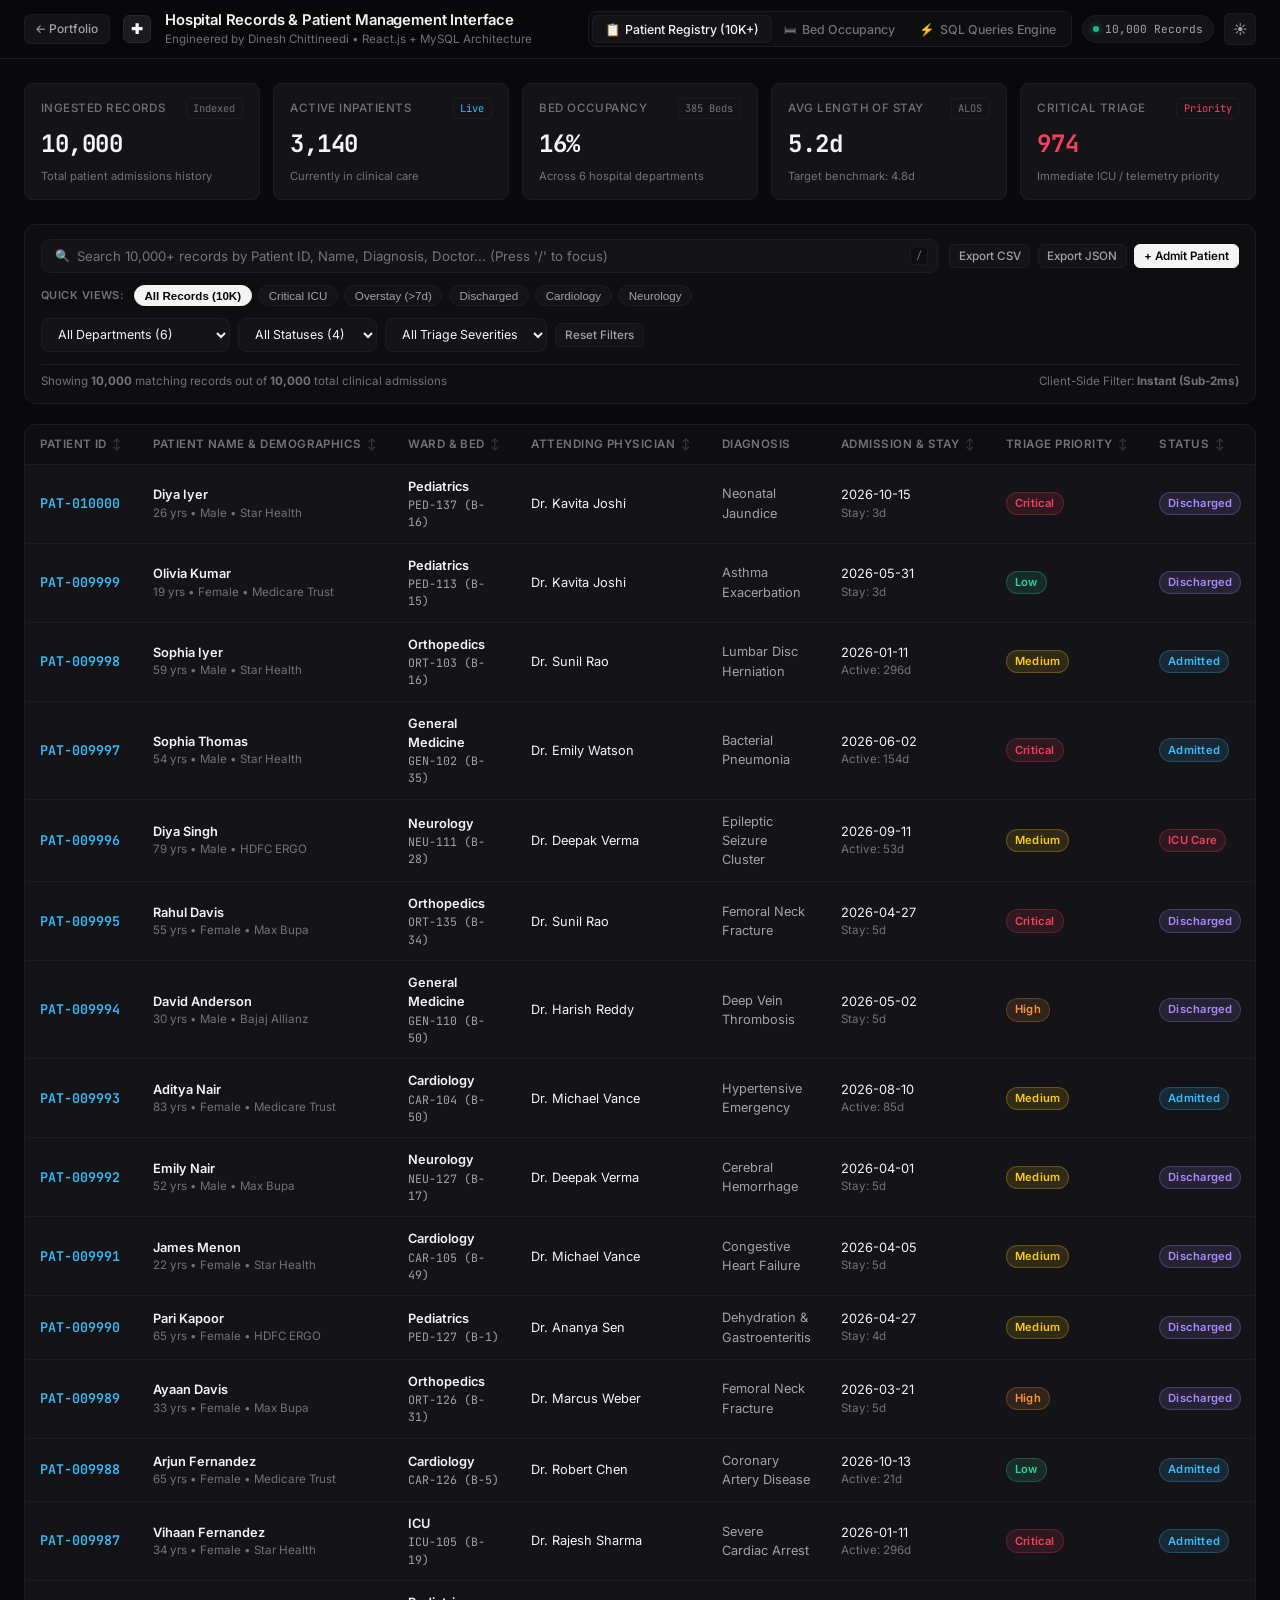
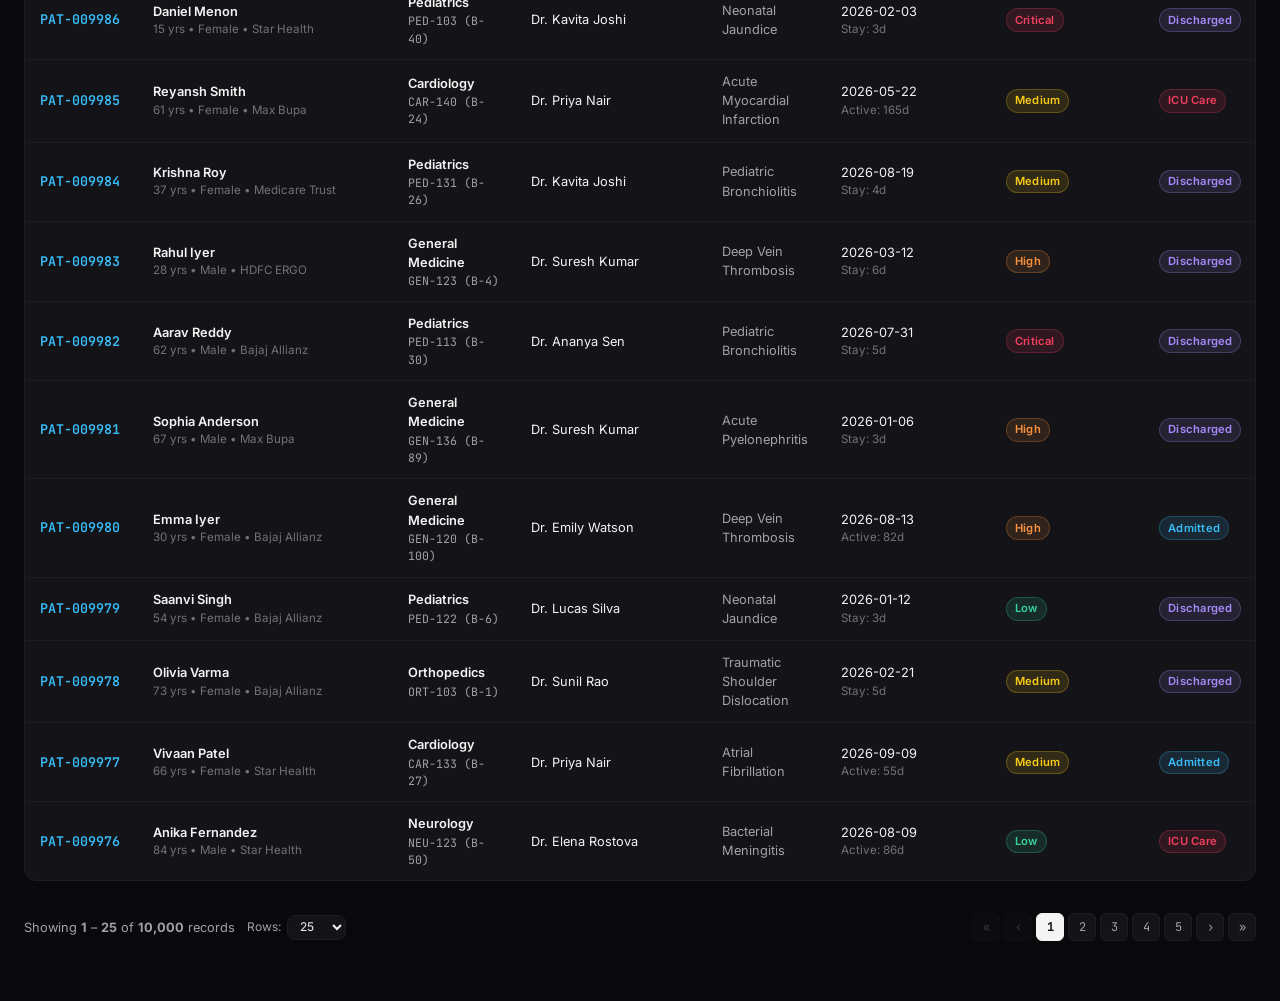
<file: hospital-management-ui/index.html>
<!DOCTYPE html>
<html lang="en" data-theme="dark">
<head>
  <meta charset="UTF-8" />
  <meta name="viewport" content="width=device-width, initial-scale=1.0" />
  <title>Hospital Records & Patient Management Interface | Dinesh Chittineedi</title>
  <meta name="description" content="Administrative dashboard managing 10,000+ patient records with dynamic client-side pagination, multi-criteria filtering, live search, and structured relational SQL queries with zero external CSS libraries." />
  <link rel="preconnect" href="https://fonts.googleapis.com">
  <link rel="preconnect" href="https://fonts.gstatic.com" crossorigin>
  <link href="https://fonts.googleapis.com/css2?family=Inter:wght@300;400;500;600;700;800&family=JetBrains+Mono:wght@400;500;600&display=swap" rel="stylesheet">
  <link rel="icon" href="data:image/svg+xml,<svg xmlns=%22http://www.w3.org/2000/svg%22 viewBox=%220 0 100 100%22><rect width=%22100%22 height=%22100%22 rx=%2220%22 fill=%22%230284c7%22/><path d=%22M50 22v56M22 50h56%22 stroke=%22white%22 stroke-width=%2214%22 stroke-linecap=%22round%22/></svg>" />
  <script type="module" crossorigin src="./assets/index-C_EVHXhV.js"></script>
  <link rel="stylesheet" crossorigin href="./assets/index-3VpFHzvD.css">
</head>
<body>
  <div id="root"></div>
</body>
</html>
</file>
<file: hospital-management-ui/assets/index-3VpFHzvD.css>
:root{--font-sans: "Inter", -apple-system, BlinkMacSystemFont, "Segoe UI", Roboto, sans-serif;--font-mono: "JetBrains Mono", "Fira Code", Menlo, Consolas, monospace;--bg-base: #09090b;--bg-subtle: #0e0e11;--bg-surface: #141418;--bg-surface-elevated: #1a1a20;--bg-hover: #22222a;--bg-active: #2a2a34;--border-hairline: #1c1c24;--border-default: #262630;--border-highlight: #383846;--text-primary: #f4f4f5;--text-secondary: #a1a1aa;--text-muted: #71717a;--text-inverse: #09090b;--accent-primary: #f4f4f5;--accent-tint: rgba(255, 255, 255, .08);--accent-blue: #38bdf8;--accent-cyan: #06b6d4;--status-critical: #f43f5e;--status-critical-bg: rgba(244, 63, 94, .12);--status-critical-border: rgba(244, 63, 94, .25);--status-high: #fb923c;--status-high-bg: rgba(251, 146, 60, .12);--status-high-border: rgba(251, 146, 60, .25);--status-medium: #facc15;--status-medium-bg: rgba(250, 204, 21, .12);--status-medium-border: rgba(250, 204, 21, .25);--status-low: #34d399;--status-low-bg: rgba(52, 211, 153, .12);--status-low-border: rgba(52, 211, 153, .25);--status-admitted: #38bdf8;--status-admitted-bg: rgba(56, 189, 248, .12);--status-admitted-border: rgba(56, 189, 248, .25);--status-discharged: #a78bfa;--status-discharged-bg: rgba(167, 139, 250, .12);--status-discharged-border: rgba(167, 139, 250, .25);--radius-xs: 4px;--radius-sm: 6px;--radius-md: 8px;--radius-lg: 12px;--radius-full: 9999px;--transition-fast: .12s ease;--transition-normal: .2s ease}[data-theme=light]{--bg-base: #fafafa;--bg-subtle: #f4f4f5;--bg-surface: #ffffff;--bg-surface-elevated: #f4f4f6;--bg-hover: #ebebef;--bg-active: #e2e2e8;--border-hairline: #e4e4e7;--border-default: #d4d4d8;--border-highlight: #a1a1aa;--text-primary: #09090b;--text-secondary: #52525b;--text-muted: #71717a;--text-inverse: #fafafa;--accent-primary: #09090b;--accent-tint: rgba(0, 0, 0, .05);--accent-blue: #0284c7;--accent-cyan: #0891b2}*,*:before,*:after{box-sizing:border-box;margin:0;padding:0}body{font-family:var(--font-sans);background-color:var(--bg-base);color:var(--text-primary);min-height:100vh;line-height:1.5;-webkit-font-smoothing:antialiased;-moz-osx-font-smoothing:grayscale}.app-layout{display:flex;flex-direction:column;min-height:100vh}.container{width:100%;max-width:1400px;margin:0 auto;padding:0 1.5rem}.app-header{background-color:#09090bd9;border-bottom:1px solid var(--border-hairline);position:sticky;top:0;z-index:50;-webkit-backdrop-filter:blur(12px);backdrop-filter:blur(12px)}[data-theme=light] .app-header{background-color:#fafafad9}.header-inner{display:flex;align-items:center;justify-content:space-between;height:58px}.brand-section{display:flex;align-items:center;gap:.85rem}.back-portfolio-btn{display:inline-flex;align-items:center;gap:.35rem;padding:.3rem .65rem;border-radius:var(--radius-sm);background:var(--bg-surface);border:1px solid var(--border-hairline);color:var(--text-secondary);font-size:.75rem;font-weight:500;text-decoration:none;transition:all var(--transition-fast)}.back-portfolio-btn:hover{background:var(--bg-hover);border-color:var(--border-default);color:var(--text-primary)}.brand-icon{width:28px;height:28px;background:var(--bg-surface-elevated);border:1px solid var(--border-default);border-radius:var(--radius-sm);display:flex;align-items:center;justify-content:center;color:var(--text-primary);font-weight:700;font-size:.85rem}.brand-info h1{font-size:.925rem;font-weight:600;letter-spacing:-.01em;color:var(--text-primary)}.brand-info p{font-size:.725rem;color:var(--text-muted)}.header-controls{display:flex;align-items:center;gap:.65rem}.view-tabs{display:flex;background-color:var(--bg-subtle);padding:3px;border-radius:var(--radius-md);border:1px solid var(--border-hairline)}.tab-btn{background:transparent;border:none;color:var(--text-muted);font-family:var(--font-sans);font-size:.775rem;font-weight:500;padding:.35rem .75rem;border-radius:var(--radius-sm);cursor:pointer;transition:all var(--transition-fast);display:flex;align-items:center;gap:.35rem}.tab-btn:hover{color:var(--text-secondary)}.tab-btn.active{background-color:var(--bg-surface);color:var(--text-primary);border:1px solid var(--border-hairline);box-shadow:0 1px 2px #0003}.db-pill{display:inline-flex;align-items:center;gap:.4rem;background-color:var(--bg-surface);border:1px solid var(--border-hairline);padding:.3rem .6rem;border-radius:var(--radius-full);font-size:.7rem;font-family:var(--font-mono);color:var(--text-secondary)}.db-indicator{width:6px;height:6px;background-color:#10b981;border-radius:50%;box-shadow:0 0 6px #10b98199}.btn{display:inline-flex;align-items:center;justify-content:center;gap:.4rem;font-family:var(--font-sans);font-size:.8rem;font-weight:500;padding:.45rem .85rem;border-radius:var(--radius-md);border:1px solid var(--border-hairline);cursor:pointer;transition:all var(--transition-fast);white-space:nowrap;background:var(--bg-surface);color:var(--text-primary)}.btn:hover{background:var(--bg-hover);border-color:var(--border-default)}.btn-primary{background:var(--text-primary);color:var(--text-inverse);border-color:var(--text-primary);font-weight:600}.btn-primary:hover{background:#fff;color:#000;border-color:#fff;opacity:.95}[data-theme=light] .btn-primary{background:#09090b;color:#fff}.btn-secondary{background-color:var(--bg-surface);border-color:var(--border-hairline);color:var(--text-secondary)}.btn-secondary:hover{background-color:var(--bg-hover);color:var(--text-primary);border-color:var(--border-default)}.btn-sm{padding:.25rem .55rem;font-size:.725rem;border-radius:var(--radius-sm)}.btn-icon-only{width:32px;height:32px;padding:0;border-radius:var(--radius-sm);background-color:var(--bg-surface);border:1px solid var(--border-hairline);color:var(--text-secondary);font-size:.85rem}.btn-icon-only:hover{color:var(--text-primary);background-color:var(--bg-hover);border-color:var(--border-default)}.main-content{flex:1;padding:1.5rem 0 3rem}.stats-grid{display:grid;grid-template-columns:repeat(auto-fit,minmax(220px,1fr));gap:.85rem;margin-bottom:1.5rem}.stat-card{background-color:var(--bg-surface);border:1px solid var(--border-hairline);border-radius:var(--radius-md);padding:.9rem 1rem;display:flex;flex-direction:column;gap:.25rem;transition:border-color var(--transition-fast)}.stat-card:hover{border-color:var(--border-default)}.stat-header{display:flex;justify-content:space-between;align-items:center}.stat-title{font-size:.725rem;font-weight:500;color:var(--text-muted);text-transform:uppercase;letter-spacing:.04em}.stat-badge{font-size:.65rem;font-family:var(--font-mono);padding:.1rem .4rem;border-radius:var(--radius-xs);border:1px solid var(--border-hairline);color:var(--text-muted)}.stat-value{font-size:1.5rem;font-weight:700;font-family:var(--font-mono);color:var(--text-primary);letter-spacing:-.02em;margin:.15rem 0}.stat-subtitle{font-size:.7rem;color:var(--text-muted)}.filter-bar{background-color:var(--bg-subtle);border:1px solid var(--border-hairline);border-radius:var(--radius-lg);padding:.85rem 1rem;margin-bottom:1.25rem;display:flex;flex-direction:column;gap:.75rem}.filter-row-top{display:flex;gap:.65rem;align-items:center;flex-wrap:wrap}.search-input-wrapper{position:relative;flex:1;min-width:260px}.search-icon{position:absolute;left:.85rem;top:50%;transform:translateY(-50%);color:var(--text-muted);pointer-events:none;font-size:.75rem}.input-text{width:100%;background-color:var(--bg-surface);border:1px solid var(--border-hairline);border-radius:var(--radius-md);padding:.5rem 2.8rem .5rem 2.2rem;color:var(--text-primary);font-family:var(--font-sans);font-size:.825rem;transition:all var(--transition-fast)}.input-text:focus{outline:none;border-color:var(--border-highlight);background-color:var(--bg-surface-elevated)}.search-clear-btn{position:absolute;right:2rem;top:50%;transform:translateY(-50%);background:none;border:none;color:var(--text-muted);font-size:.75rem;cursor:pointer;padding:.2rem}.search-clear-btn:hover{color:var(--text-primary)}.search-shortcut-badge{position:absolute;right:.65rem;top:50%;transform:translateY(-50%);background:var(--bg-subtle);border:1px solid var(--border-hairline);border-radius:var(--radius-xs);font-family:var(--font-mono);font-size:.65rem;color:var(--text-muted);padding:1px 5px;pointer-events:none}.quick-filter-chips{display:flex;align-items:center;gap:.4rem;flex-wrap:wrap}.chips-label{font-size:.685rem;font-weight:600;text-transform:uppercase;color:var(--text-muted);letter-spacing:.04em;margin-right:.2rem}.chip-btn{background:var(--bg-surface);border:1px solid var(--border-hairline);border-radius:var(--radius-full);color:var(--text-secondary);font-size:.725rem;font-weight:500;padding:.2rem .6rem;cursor:pointer;transition:all var(--transition-fast)}.chip-btn:hover{background:var(--bg-hover);color:var(--text-primary);border-color:var(--border-default)}.chip-btn.active{background:var(--text-primary);color:var(--text-inverse);border-color:var(--text-primary);font-weight:600}.filter-dropdowns{display:flex;gap:.5rem;flex-wrap:wrap;align-items:center}.select-custom{background-color:var(--bg-surface);border:1px solid var(--border-hairline);border-radius:var(--radius-md);padding:.45rem .75rem;color:var(--text-primary);font-family:var(--font-sans);font-size:.775rem;cursor:pointer;outline:none;transition:border-color var(--transition-fast)}.select-custom:focus{border-color:var(--border-highlight)}.filter-status-info{display:flex;justify-content:space-between;align-items:center;font-size:.725rem;color:var(--text-muted);border-top:1px solid var(--border-hairline);padding-top:.5rem}.table-container{background-color:var(--bg-surface);border:1px solid var(--border-hairline);border-radius:var(--radius-lg);overflow:hidden;margin-bottom:1.25rem}.table-responsive{width:100%;overflow-x:auto}.custom-table{width:100%;border-collapse:collapse;font-size:.8rem;text-align:left}.custom-table th{background-color:var(--bg-subtle);color:var(--text-muted);font-weight:600;font-size:.725rem;text-transform:uppercase;letter-spacing:.04em;padding:.65rem .95rem;border-bottom:1px solid var(--border-hairline);white-space:nowrap}.custom-table th.sortable{cursor:pointer;-webkit-user-select:none;user-select:none}.custom-table th.sortable:hover{color:var(--text-primary)}.custom-table td{padding:.75rem .95rem;border-bottom:1px solid var(--border-hairline);color:var(--text-primary);vertical-align:middle}.custom-table tbody tr{transition:background-color var(--transition-fast)}.custom-table tbody tr:hover{background-color:var(--bg-hover)}.custom-table tbody tr:last-child td{border-bottom:none}.pill{display:inline-flex;align-items:center;padding:.15rem .5rem;border-radius:var(--radius-full);font-size:.7rem;font-weight:600;letter-spacing:.02em;border:1px solid transparent}.pill-critical{color:var(--status-critical);background-color:var(--status-critical-bg);border-color:var(--status-critical-border)}.pill-high{color:var(--status-high);background-color:var(--status-high-bg);border-color:var(--status-high-border)}.pill-medium{color:var(--status-medium);background-color:var(--status-medium-bg);border-color:var(--status-medium-border)}.pill-low{color:var(--status-low);background-color:var(--status-low-bg);border-color:var(--status-low-border)}.pill-admitted{color:var(--status-admitted);background-color:var(--status-admitted-bg);border-color:var(--status-admitted-border)}.pill-discharged{color:var(--status-discharged);background-color:var(--status-discharged-bg);border-color:var(--status-discharged-border)}.pill-icu-care{color:var(--status-critical);background-color:var(--status-critical-bg);border-color:var(--status-critical-border)}.pill-pending-review{color:var(--status-medium);background-color:var(--status-medium-bg);border-color:var(--status-medium-border)}.pagination-bar{display:flex;justify-content:space-between;align-items:center;flex-wrap:wrap;gap:.85rem;padding:.75rem 0}.pagination-controls{display:flex;gap:.25rem;align-items:center}.page-btn{background:var(--bg-surface);border:1px solid var(--border-hairline);color:var(--text-secondary);font-family:var(--font-mono);font-size:.75rem;min-width:28px;height:28px;border-radius:var(--radius-sm);display:inline-flex;align-items:center;justify-content:center;cursor:pointer;transition:all var(--transition-fast)}.page-btn:hover:not(:disabled){background-color:var(--bg-hover);color:var(--text-primary);border-color:var(--border-default)}.page-btn.active{background-color:var(--text-primary);color:var(--text-inverse);border-color:var(--text-primary);font-weight:700}.page-btn:disabled{opacity:.35;cursor:not-allowed}.occupancy-section{background:var(--bg-subtle);border:1px solid var(--border-hairline);border-radius:var(--radius-lg);padding:1.25rem;margin-bottom:1.5rem}.section-head{display:flex;justify-content:space-between;align-items:center;margin-bottom:1rem;flex-wrap:wrap;gap:.5rem}.section-title{font-size:.95rem;font-weight:600;color:var(--text-primary);letter-spacing:-.01em}.occupancy-grid{display:grid;grid-template-columns:repeat(auto-fit,minmax(200px,1fr));gap:.75rem}.dept-occupancy-card{background-color:var(--bg-surface);border:1px solid var(--border-hairline);border-radius:var(--radius-md);padding:.85rem;transition:all var(--transition-fast)}.dept-occupancy-card:hover{border-color:var(--border-default);background-color:var(--bg-surface-elevated)}.active-dept-card{border-color:var(--border-highlight);background-color:var(--bg-surface-elevated)}.dept-header{display:flex;justify-content:space-between;align-items:baseline;margin-bottom:.4rem}.dept-name{font-size:.825rem;font-weight:600;color:var(--text-primary)}.dept-ratio{font-size:.725rem;font-family:var(--font-mono);color:var(--text-muted)}.progress-track{width:100%;height:5px;background-color:var(--bg-hover);border-radius:var(--radius-full);overflow:hidden;margin-bottom:.4rem}.progress-fill{height:100%;border-radius:var(--radius-full);transition:width .4s ease}.dept-footer{display:flex;justify-content:space-between;font-size:.7rem;color:var(--text-muted)}.ward-bed-map-panel{background:var(--bg-surface);border:1px solid var(--border-hairline);border-radius:var(--radius-md);padding:1.15rem;margin-top:1rem}.ward-bed-header{display:flex;justify-content:space-between;align-items:center;flex-wrap:wrap;gap:.75rem;margin-bottom:.85rem;padding-bottom:.75rem;border-bottom:1px solid var(--border-hairline)}.bed-legend{display:flex;gap:.75rem;font-size:.725rem;color:var(--text-muted)}.legend-item{display:inline-flex;align-items:center;gap:.3rem}.legend-dot{width:7px;height:7px;border-radius:50%}.dot-available{background-color:#34d399}.dot-admitted{background-color:#38bdf8}.dot-icu{background-color:#f43f5e}.ward-bed-grid{display:grid;grid-template-columns:repeat(auto-fill,minmax(65px,1fr));gap:.4rem}.bed-slot-pill{display:flex;align-items:center;justify-content:center;gap:.25rem;padding:.35rem .2rem;border-radius:var(--radius-xs);font-family:var(--font-mono);font-size:.7rem;font-weight:500;border:1px solid var(--border-hairline);transition:all var(--transition-fast);-webkit-user-select:none;user-select:none}.bed-available{background:#34d39914;color:#34d399}.bed-occupied{background:#38bdf814;color:#38bdf8}.bed-occupied:hover{background:#38bdf829;border-color:#38bdf8}.bed-icu{background:#f43f5e14;color:#f43f5e}.bed-icu:hover{background:#f43f5e29;border-color:#f43f5e}.bed-pulse{width:4px;height:4px;border-radius:50%;background-color:currentColor}.sql-explorer{display:grid;grid-template-columns:280px 1fr;gap:1rem}.sql-sidebar{background-color:var(--bg-surface);border:1px solid var(--border-hairline);border-radius:var(--radius-lg);padding:.75rem;display:flex;flex-direction:column;gap:.4rem}.query-nav-btn{background:transparent;border:1px solid transparent;border-radius:var(--radius-md);padding:.65rem .75rem;text-align:left;cursor:pointer;transition:all var(--transition-fast)}.query-nav-btn:hover{background-color:var(--bg-hover)}.query-nav-btn.active{background-color:var(--bg-surface-elevated);border-color:var(--border-hairline)}.query-nav-title{font-size:.775rem;font-weight:600;color:var(--text-primary);margin-bottom:.15rem}.query-nav-desc{font-size:.685rem;color:var(--text-muted);line-height:1.3}.sql-terminal{background-color:#050507;border:1px solid var(--border-hairline);border-radius:var(--radius-lg);overflow:hidden;display:flex;flex-direction:column}[data-theme=light] .sql-terminal{background-color:#fff}.terminal-header{background-color:var(--bg-subtle);border-bottom:1px solid var(--border-hairline);padding:.6rem .95rem;display:flex;justify-content:space-between;align-items:center;flex-wrap:wrap;gap:.5rem}.terminal-title{font-family:var(--font-mono);font-size:.75rem;color:var(--text-muted);display:flex;gap:.4rem}.latency-badge{font-family:var(--font-mono);font-size:.7rem;color:#34d399;background-color:#34d3991a;padding:.15rem .45rem;border-radius:var(--radius-xs);border:1px solid rgba(52,211,153,.2)}.terminal-code{padding:1rem 1.15rem;font-family:var(--font-mono);font-size:.775rem;color:#a1a1aa;line-height:1.6;white-space:pre-wrap;border-bottom:1px solid var(--border-hairline);background-color:#070709}[data-theme=light] .terminal-code{background-color:#f8fafc;color:#1e293b}.sql-results-pane{background-color:var(--bg-surface)}.ehr-vitals-panel{background:var(--bg-subtle);border:1px solid var(--border-hairline);border-radius:var(--radius-md);padding:.85rem 1rem;margin-bottom:1.15rem}.ehr-vitals-header{display:flex;justify-content:space-between;align-items:center;margin-bottom:.65rem}.live-pulse-dot{width:7px;height:7px;background-color:#f43f5e;border-radius:50%;animation:pulse 1.4s infinite}@keyframes pulse{0%,to{opacity:1;transform:scale(1)}50%{opacity:.4;transform:scale(.9)}}.ehr-vitals-grid{display:grid;grid-template-columns:repeat(auto-fit,minmax(110px,1fr));gap:.5rem}.vital-box{background:var(--bg-surface);border:1px solid var(--border-hairline);border-radius:var(--radius-sm);padding:.5rem .65rem;display:flex;flex-direction:column;gap:.15rem}.vital-label{font-size:.625rem;font-weight:600;text-transform:uppercase;color:var(--text-muted)}.vital-value{display:flex;align-items:baseline;gap:.2rem}.vital-number{font-size:1.1rem;font-weight:700;font-family:var(--font-mono)}.vital-unit{font-size:.625rem;color:var(--text-muted)}.vital-status-pill{font-size:.6rem;color:var(--text-muted)}.text-heart{color:#f43f5e}.text-spo2{color:#38bdf8}.ecg-wave-sparkline{color:#f43f5e;margin-top:1px;opacity:.75}.modal-backdrop{position:fixed;top:0;right:0;bottom:0;left:0;background-color:#000000bf;-webkit-backdrop-filter:blur(4px);backdrop-filter:blur(4px);z-index:100;display:flex;align-items:center;justify-content:center;padding:1.5rem}.modal-dialog{background-color:var(--bg-surface);border:1px solid var(--border-default);border-radius:var(--radius-lg);width:100%;max-height:90vh;display:flex;flex-direction:column;box-shadow:0 20px 40px #00000080;overflow:hidden}.modal-header{display:flex;justify-content:space-between;align-items:center;padding:1rem 1.25rem;border-bottom:1px solid var(--border-hairline)}.modal-title{font-size:.95rem;font-weight:600;color:var(--text-primary)}.modal-close-btn{background:none;border:none;color:var(--text-muted);cursor:pointer;font-size:1.1rem;padding:.2rem;line-height:1}.modal-close-btn:hover{color:var(--text-primary)}.modal-body{padding:1.25rem;overflow-y:auto}.modal-footer{padding:.85rem 1.25rem;border-top:1px solid var(--border-hairline);background-color:var(--bg-subtle);display:flex;justify-content:flex-end;gap:.5rem}.timeline{display:flex;flex-direction:column;gap:.75rem;margin-top:.75rem;position:relative;padding-left:1rem;border-left:1px solid var(--border-hairline)}.timeline-item{position:relative}.timeline-dot{position:absolute;left:-1.35rem;top:.25rem;width:7px;height:7px;border-radius:50%;background-color:var(--border-highlight);border:2px solid var(--bg-surface)}.timeline-dot.critical{background-color:var(--status-critical)}.timeline-dot.success{background-color:var(--status-low)}.timeline-time{font-size:.675rem;font-family:var(--font-mono);color:var(--text-muted)}.timeline-content{font-size:.775rem;color:var(--text-primary)}.timeline-notes{font-size:.725rem;color:var(--text-secondary)}.form-grid{display:grid;grid-template-columns:1fr 1fr;gap:.85rem}.form-group{display:flex;flex-direction:column;gap:.25rem}.form-group.full-width{grid-column:span 2}.form-label{font-size:.725rem;font-weight:500;color:var(--text-secondary)}.form-input{background-color:var(--bg-subtle);border:1px solid var(--border-hairline);border-radius:var(--radius-sm);padding:.45rem .75rem;color:var(--text-primary);font-family:var(--font-sans);font-size:.8rem;outline:none;transition:border-color var(--transition-fast)}.form-input:focus{border-color:var(--border-highlight)}@media (max-width: 900px){.header-inner{height:auto;padding:.75rem 0;flex-direction:column;gap:.65rem;align-items:flex-start}.header-controls{width:100%;justify-content:space-between;flex-wrap:wrap}.view-tabs{width:100%;overflow-x:auto}.sql-explorer{grid-template-columns:1fr}}
</file>
